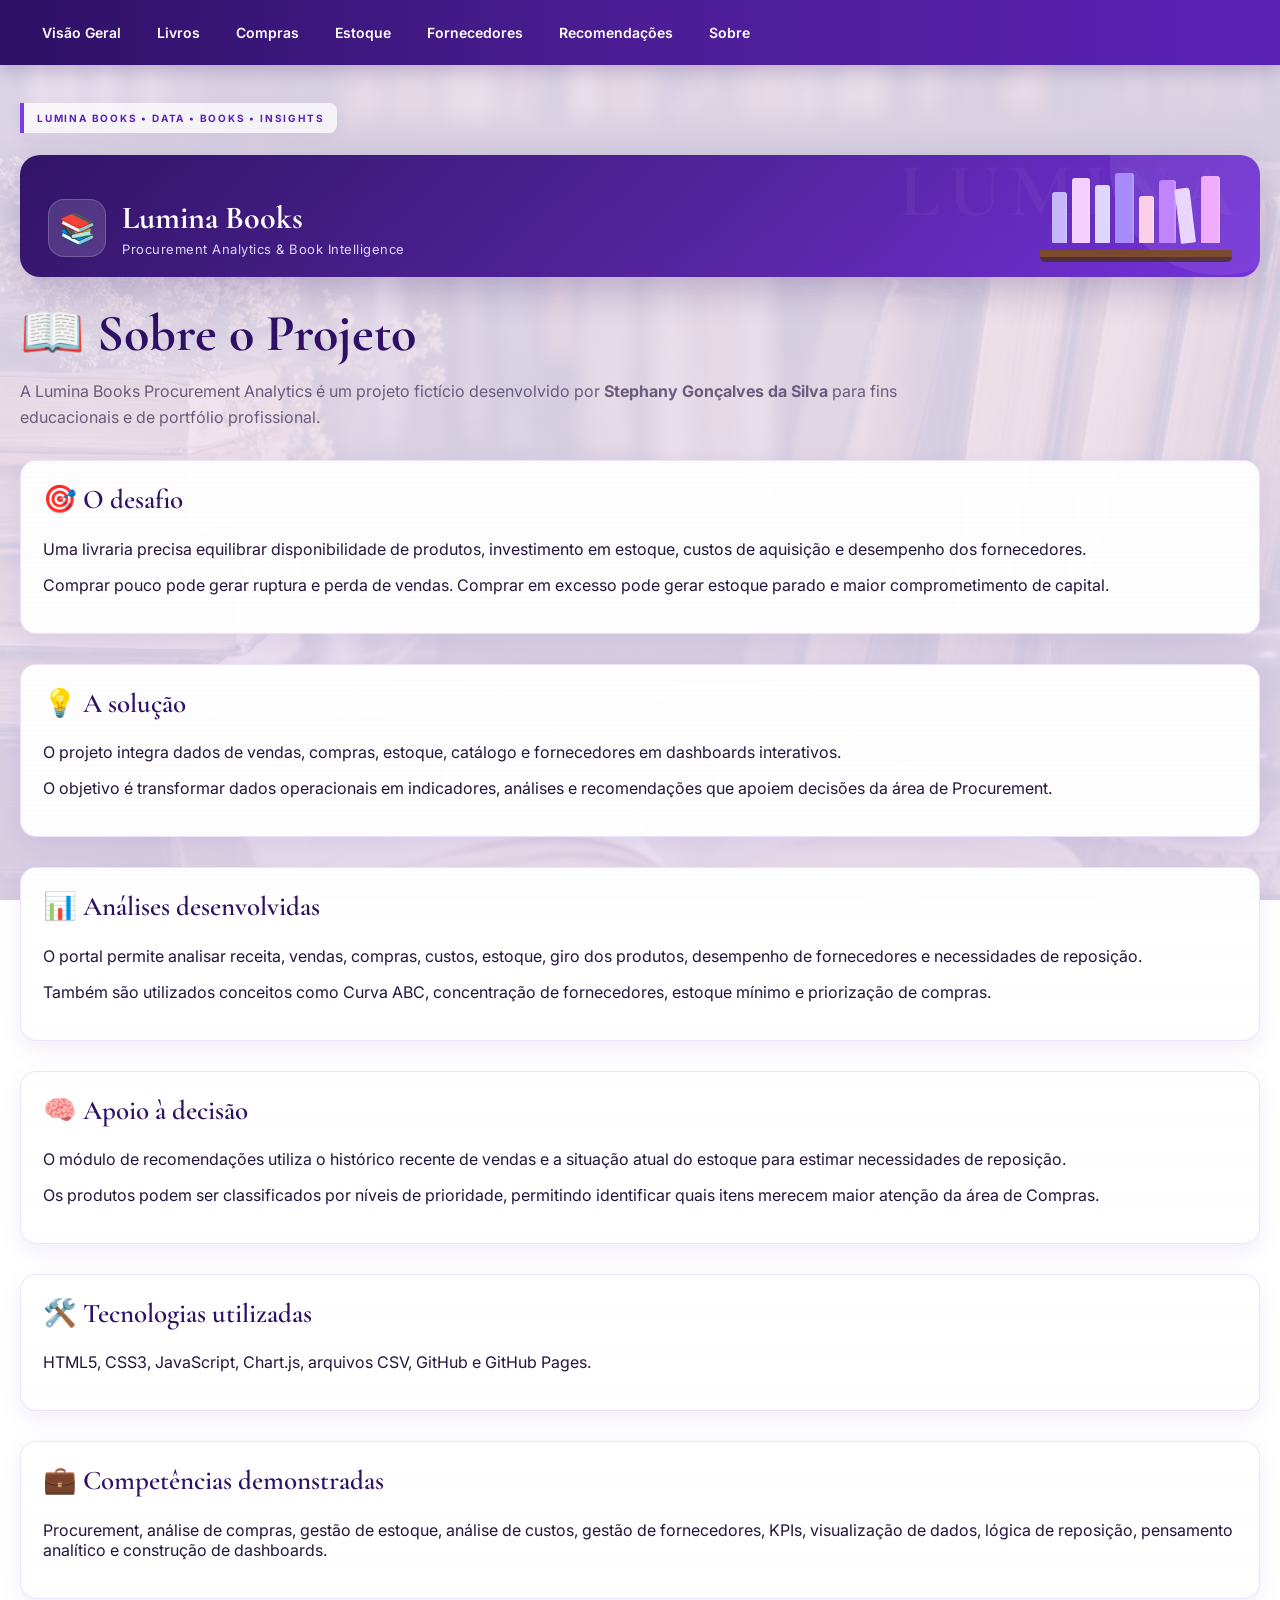
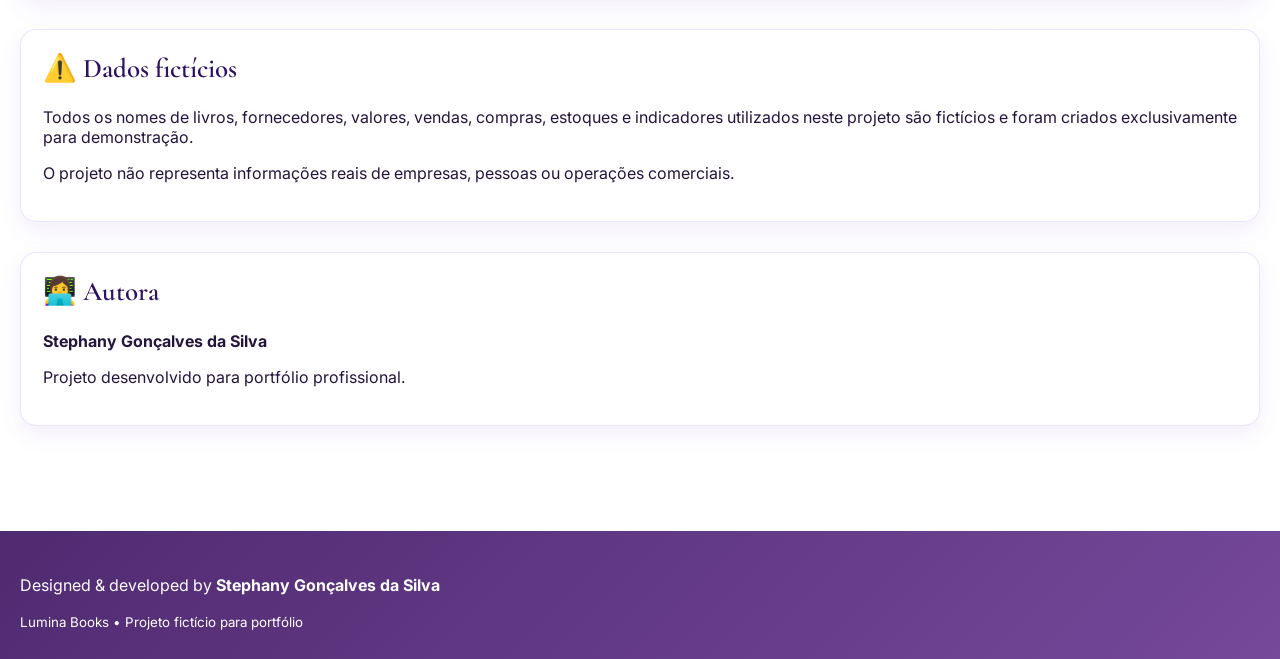
<file: sobre.html>
<!DOCTYPE html>
<html lang="pt-BR">

<head>
    <meta charset="UTF-8">

    <meta
        name="viewport"
        content="width=device-width, initial-scale=1.0"
    >

    <title>Sobre | Lumina Books</title>

    <link
        rel="stylesheet"
        href="css/style.css"
    >
</head>

<body>

    <nav>
        <a href="index.html">Visão Geral</a>
        <a href="catalogo.html">Livros</a>
        <a href="compras.html">Compras</a>
        <a href="estoque.html">Estoque</a>
        <a href="fornecedores.html">Fornecedores</a>
        <a href="recomendacoes.html">Recomendações</a>
        <a href="sobre.html">Sobre</a>
    </nav>

    <main>

        <section class="hero-livraria">
            <div class="hero-conteudo">

                <div class="hero-marca">
                    <span class="hero-icone">📚</span>

                    <div>
                        <strong>Lumina Books</strong>
                        <small>Procurement Analytics & Book Intelligence</small>
                    </div>
                </div>

                <div class="estante-decorativa" aria-hidden="true">
                    <span class="livro livro-1"></span>
                    <span class="livro livro-2"></span>
                    <span class="livro livro-3"></span>
                    <span class="livro livro-4"></span>
                    <span class="livro livro-5"></span>
                    <span class="livro livro-6"></span>
                    <span class="livro livro-7"></span>
                    <span class="livro livro-8"></span>
                </div>

            </div>
        </section>

        <h1>📖 Sobre o Projeto</h1>

        <p>
            A Lumina Books Procurement Analytics é um projeto fictício
            desenvolvido por <strong>Stephany Gonçalves da Silva</strong>
            para fins educacionais e de portfólio profissional.
        </p>

        <section class="tabela-container">

            <h2>🎯 O desafio</h2>

            <p>
                Uma livraria precisa equilibrar disponibilidade de produtos,
                investimento em estoque, custos de aquisição e desempenho
                dos fornecedores.
            </p>

            <p>
                Comprar pouco pode gerar ruptura e perda de vendas.
                Comprar em excesso pode gerar estoque parado e maior
                comprometimento de capital.
            </p>

        </section>

        <section class="tabela-container">

            <h2>💡 A solução</h2>

            <p>
                O projeto integra dados de vendas, compras, estoque,
                catálogo e fornecedores em dashboards interativos.
            </p>

            <p>
                O objetivo é transformar dados operacionais em indicadores,
                análises e recomendações que apoiem decisões da área de
                Procurement.
            </p>

        </section>

        <section class="tabela-container">

            <h2>📊 Análises desenvolvidas</h2>

            <p>
                O portal permite analisar receita, vendas, compras,
                custos, estoque, giro dos produtos, desempenho de
                fornecedores e necessidades de reposição.
            </p>

            <p>
                Também são utilizados conceitos como Curva ABC,
                concentração de fornecedores, estoque mínimo e
                priorização de compras.
            </p>

        </section>

        <section class="tabela-container">

            <h2>🧠 Apoio à decisão</h2>

            <p>
                O módulo de recomendações utiliza o histórico recente
                de vendas e a situação atual do estoque para estimar
                necessidades de reposição.
            </p>

            <p>
                Os produtos podem ser classificados por níveis de
                prioridade, permitindo identificar quais itens
                merecem maior atenção da área de Compras.
            </p>

        </section>

        <section class="tabela-container">

            <h2>🛠️ Tecnologias utilizadas</h2>

            <p>
                HTML5, CSS3, JavaScript, Chart.js, arquivos CSV,
                GitHub e GitHub Pages.
            </p>

        </section>

        <section class="tabela-container">

            <h2>💼 Competências demonstradas</h2>

            <p>
                Procurement, análise de compras, gestão de estoque,
                análise de custos, gestão de fornecedores, KPIs,
                visualização de dados, lógica de reposição,
                pensamento analítico e construção de dashboards.
            </p>

        </section>

        <section class="tabela-container">

            <h2>⚠️ Dados fictícios</h2>

            <p>
                Todos os nomes de livros, fornecedores, valores,
                vendas, compras, estoques e indicadores utilizados
                neste projeto são fictícios e foram criados
                exclusivamente para demonstração.
            </p>

            <p>
                O projeto não representa informações reais de
                empresas, pessoas ou operações comerciais.
            </p>

        </section>

        <section class="tabela-container">

            <h2>👩‍💻 Autora</h2>

            <p>
                <strong>Stephany Gonçalves da Silva</strong>
            </p>

            <p>
                Projeto desenvolvido para portfólio profissional.
            </p>

        </section>

    </main>
<footer class="rodape">
    <p>
        Designed & developed by
        <strong>Stephany Gonçalves da Silva</strong>
    </p>

    <small>
        Lumina Books • Projeto fictício para portfólio
    </small>
</footer>
</body>

</html>
</file>
<file: css/style.css>
@import url('https://fonts.googleapis.com/css2?family=Cormorant+Garamond:wght@500;600;700&family=Inter:wght@400;500;600;700&display=swap');


/* ========================================
   LUMINA BOOKS - CONFIGURAÇÕES
======================================== */

:root {
    --roxo-escuro: #2e1065;
    --roxo: #5b21b6;
    --roxo-medio: #7c3aed;
    --roxo-claro: #a78bfa;

    --lilas: #c4b5fd;
    --lilas-claro: #ede9fe;

    --texto: #24153d;
    --texto-suave: #6b5b7d;

    --branco: #ffffff;

    --borda: rgba(124, 58, 237, 0.14);

    --fonte-titulo: 'Cormorant Garamond', Georgia, serif;
    --fonte-texto: 'Inter', Arial, sans-serif;

    --sombra-suave:
        0 8px 25px rgba(91, 33, 182, 0.08);

    --sombra-media:
        0 12px 30px rgba(91, 33, 182, 0.15);
}


/* ========================================
   CONFIGURAÇÃO GERAL
======================================== */

* {
    box-sizing: border-box;
}


html {
    scroll-behavior: smooth;
}


body {
    margin: 0;

    min-height: 100vh;

    font-family:
        var(--fonte-texto);

    color:
        var(--texto);

    background:
        linear-gradient(
            rgba(248, 245, 255, 0.82),
            rgba(243, 239, 255, 0.82)
        ),
        url("../images/fundo-livraria.png");

    background-size:
        cover;

    background-position:
        center;

    background-repeat:
        no-repeat;

    background-attachment:
        fixed;
}


p,
label,
input,
select,
table,
td,
th,
span,
a,
strong,
small,
button {
    font-family:
        var(--fonte-texto);
}


/* ========================================
   MENU SUPERIOR
======================================== */

nav {
    position:
        sticky;

    top:
        0;

    z-index:
        1000;

    display:
        flex;

    flex-wrap:
        wrap;

    gap:
        8px;

    padding:
        14px 28px;

    background:
        linear-gradient(
            90deg,
            #2e1065,
            #4c1d95,
            #5b21b6
        );

    box-shadow:
        0 4px 18px
        rgba(46, 16, 101, 0.24);
}


nav a {
    color:
        white !important;

    text-decoration:
        none !important;

    padding:
        10px 14px;

    border-radius:
        9px;

    font-size:
        14px;

    font-weight:
        600;

    transition:
        0.2s ease;
}


nav a:hover {
    background:
        rgba(255, 255, 255, 0.16);

    transform:
        translateY(-1px);
}


/* ========================================
   ÁREA PRINCIPAL
======================================== */

main {
    width:
        min(1400px, calc(100% - 40px));

    margin:
        0 auto;

    padding:
        38px 0 50px;
}


main::before {
    content:
        "LUMINA BOOKS  •  DATA  •  BOOKS  •  INSIGHTS";

    display:
        block;

    width:
        fit-content;

    margin-bottom:
        22px;

    padding:
        9px 13px;

    border-left:
        4px solid var(--roxo-medio);

    border-radius:
        0 8px 8px 0;

    background:
        rgba(255, 255, 255, 0.72);

    color:
        var(--roxo);

    font-size:
        10px;

    font-weight:
        700;

    letter-spacing:
        1.8px;

    box-shadow:
        0 5px 16px
        rgba(91, 33, 182, 0.05);
}


main > p {
    max-width:
        900px;

    color:
        var(--texto-suave);

    line-height:
        1.65;
}


/* ========================================
   TÍTULOS
======================================== */

h1,
h2,
h3 {
    font-family:
        var(--fonte-titulo);
}


h1 {
    margin:
        0 0 8px;

    color:
        var(--roxo-escuro);

    font-size:
        clamp(38px, 5vw, 52px);

    line-height:
        1.05;

    font-weight:
        700;
}


h2 {
    color:
        var(--roxo);

    font-size:
        30px;

    font-weight:
        600;
}


h3 {
    color:
        var(--roxo-escuro);
}


/* ========================================
   HERO DA LUMINA BOOKS
======================================== */

.hero-livraria {
    position:
        relative;

    margin-bottom:
        30px;

    padding:
        26px 28px 20px;

    overflow:
        hidden;

    border-radius:
        20px;

    background:
        linear-gradient(
            135deg,
            rgba(46, 16, 101, 0.98),
            rgba(76, 29, 149, 0.97),
            rgba(109, 40, 217, 0.95)
        );

    box-shadow:
        0 14px 35px
        rgba(46, 16, 101, 0.22);
}


.hero-livraria::before {
    content:
        "";

    position:
        absolute;

    width:
        220px;

    height:
        220px;

    right:
        -70px;

    top:
        -100px;

    border-radius:
        50%;

    background:
        rgba(255, 255, 255, 0.08);
}


.hero-livraria::after {
    content:
        "LUMINA";

    position:
        absolute;

    right:
        18px;

    top:
        -10px;

    color:
        rgba(255, 255, 255, 0.04);

    font-family:
        var(--fonte-titulo);

    font-size:
        76px;

    font-weight:
        700;

    letter-spacing:
        8px;

    pointer-events:
        none;
}


.hero-conteudo {
    position:
        relative;

    z-index:
        2;

    display:
        flex;

    justify-content:
        space-between;

    align-items:
        flex-end;

    gap:
        30px;
}


.hero-marca {
    display:
        flex;

    align-items:
        center;

    gap:
        16px;
}


.hero-icone {
    display:
        flex;

    align-items:
        center;

    justify-content:
        center;

    width:
        58px;

    height:
        58px;

    border:
        1px solid
        rgba(255, 255, 255, 0.18);

    border-radius:
        16px;

    background:
        rgba(255, 255, 255, 0.14);

    font-size:
        30px;

    backdrop-filter:
        blur(8px);
}


.hero-marca strong {
    display:
        block;

    color:
        white;

    font-family:
        var(--fonte-titulo);

    font-size:
        32px;

    font-weight:
        700;
}


.hero-marca small {
    display:
        block;

    margin-top:
        4px;

    color:
        #ddd6fe;

    font-size:
        13px;

    letter-spacing:
        0.5px;
}


/* ========================================
   ESTANTE DECORATIVA
======================================== */

.estante-decorativa {
    position:
        relative;

    display:
        flex;

    align-items:
        flex-end;

    gap:
        5px;

    height:
        76px;

    padding:
        0 12px 7px;

    border-bottom:
        7px solid #7c4a2d;
}


.estante-decorativa::after {
    content:
        "";

    position:
        absolute;

    left:
        0;

    right:
        0;

    bottom:
        -12px;

    height:
        5px;

    border-radius:
        0 0 6px 6px;

    background:
        #4b2d1b;

    opacity:
        0.78;
}


.livro {
    display:
        block;

    width:
        15px;

    border-radius:
        3px 3px 1px 1px;

    box-shadow:
        inset -2px 0
        rgba(255, 255, 255, 0.15);
}


.livro-1 {
    height: 51px;
    background: #c4b5fd;
}


.livro-2 {
    width: 18px;
    height: 65px;
    background: #f5d0fe;
}


.livro-3 {
    height: 58px;
    background: #ddd6fe;
}


.livro-4 {
    width: 19px;
    height: 70px;
    background: #a78bfa;
}


.livro-5 {
    height: 47px;
    background: #fbcfe8;
}


.livro-6 {
    width: 17px;
    height: 63px;
    background: #c084fc;
}


.livro-7 {
    height: 55px;

    background:
        #e9d5ff;

    transform:
        rotate(-7deg);

    transform-origin:
        bottom;
}


.livro-8 {
    width: 19px;
    height: 67px;
    background: #f0abfc;
}


/* ========================================
   FILTROS
======================================== */

.filtros {
    display:
        flex;

    flex-wrap:
        wrap;

    gap:
        18px;

    margin:
        28px 0 30px;
}


.filtros div {
    display:
        flex;

    flex-direction:
        column;
}


.filtros label {
    margin-bottom:
        7px;

    color:
        var(--texto);

    font-size:
        13px;

    font-weight:
        700;
}


.filtros input,
.filtros select {
    min-width:
        220px;

    padding:
        11px 13px;

    border:
        1px solid #d8ccf5;

    border-radius:
        10px;

    background:
        rgba(255, 255, 255, 0.95);

    color:
        var(--texto);

    font-size:
        14px;

    box-shadow:
        0 4px 12px
        rgba(91, 33, 182, 0.04);
}


.filtros input:focus,
.filtros select:focus {
    outline:
        none;

    border-color:
        var(--roxo-medio);

    box-shadow:
        0 0 0 3px
        rgba(124, 58, 237, 0.12);
}


/* ========================================
   CARDS DOS KPIs
======================================== */

.cards {
    display:
        grid;

    grid-template-columns:
        repeat(4, minmax(0, 1fr));

    gap:
        18px;

    margin:
        22px 0 30px;
}


.card {
    position:
        relative;

    overflow:
        hidden;

    min-height:
        118px;

    padding:
        22px;

    border:
        1px solid var(--borda);

    border-radius:
        16px;

    background:
        rgba(255, 255, 255, 0.93);

    box-shadow:
        var(--sombra-suave);

    backdrop-filter:
        blur(8px);

    transition:
        0.2s ease;
}


.card::before {
    content:
        "";

    position:
        absolute;

    left:
        0;

    top:
        0;

    width:
        4px;

    height:
        100%;

    background:
        linear-gradient(
            #7c3aed,
            #c084fc
        );
}


.card:hover {
    transform:
        translateY(-3px);

    box-shadow:
        var(--sombra-media);
}


.card span {
    display:
        block;

    margin-bottom:
        10px;

    color:
        var(--texto-suave);

    font-size:
        13px;
}


.card strong {
    display:
        block;

    color:
        var(--roxo-escuro);

    font-size:
        24px;

    font-weight:
        700;

    line-height:
        1.2;
}


/* ========================================
   GRÁFICOS
======================================== */

.graficos {
    display:
        grid;

    grid-template-columns:
        repeat(2, minmax(0, 1fr));

    gap:
        20px;

    margin-top:
        20px;
}


.grafico-card {
    position:
        relative;

    overflow:
        hidden;

    min-width:
        0;

    padding:
        22px;

    border:
        1px solid var(--borda);

    border-radius:
        16px;

    background:
        rgba(255, 255, 255, 0.94);

    box-shadow:
        var(--sombra-suave);

    backdrop-filter:
        blur(8px);
}


.grafico-card::before {
    content:
        "";

    position:
        absolute;

    top:
        0;

    left:
        20px;

    right:
        20px;

    height:
        3px;

    border-radius:
        0 0 4px 4px;

    background:
        linear-gradient(
            90deg,
            #7c3aed,
            #c084fc,
            transparent
        );
}


.grafico-card h2 {
    margin:
        0 0 18px;

    color:
        var(--roxo-escuro);

    font-size:
        24px;

    font-weight:
        600;
}


.grafico-card p {
    color:
        var(--texto-suave);

    line-height:
        1.6;
}


.grafico-card canvas {
    width:
        100% !important;

    max-height:
        360px;
}


/* ========================================
   TABELAS
======================================== */

.tabela-container {
    position:
        relative;

    margin-top:
        30px;

    padding:
        22px;

    overflow-x:
        auto;

    border:
        1px solid var(--borda);

    border-radius:
        16px;

    background:
        rgba(255, 255, 255, 0.95);

    box-shadow:
        var(--sombra-suave);

    backdrop-filter:
        blur(8px);
}


.tabela-container::after {
    content:
        "";

    position:
        absolute;

    inset:
        0;

    border-radius:
        inherit;

    pointer-events:
        none;

    background:
        repeating-linear-gradient(
            0deg,
            rgba(91, 33, 182, 0.012),
            rgba(91, 33, 182, 0.012) 1px,
            transparent 1px,
            transparent 5px
        );
}


.tabela-container h2 {
    position:
        relative;

    z-index:
        1;

    margin-top:
        0;

    color:
        var(--roxo-escuro);

    font-size:
        27px;
}


table {
    position:
        relative;

    z-index:
        1;

    width:
        100%;

    min-width:
        760px;

    border-collapse:
        collapse;
}


th {
    padding:
        12px 13px;

    text-align:
        left;

    background:
        linear-gradient(
            90deg,
            #3b0764,
            #5b21b6
        );

    color:
        white;

    font-size:
        13px;

    font-weight:
        700;
}


td {
    padding:
        12px 13px;

    border-bottom:
        1px solid
        rgba(124, 58, 237, 0.10);

    color:
        var(--texto);

    font-size:
        13px;
}


tbody tr {
    transition:
        background-color 0.2s ease;
}


tbody tr:hover {
    background-color:
        rgba(245, 240, 255, 0.92);
}


/* ========================================
   STATUS
======================================== */

.status-badge {
    display:
        inline-block;

    padding:
        6px 10px;

    border-radius:
        999px;

    font-size:
        11px;

    font-weight:
        700;
}


.status-critico {
    background-color:
        #fee2e2;

    color:
        #991b1b;
}


.status-atencao {
    background-color:
        #fef3c7;

    color:
        #92400e;
}


.status-saudavel {
    background-color:
        #dcfce7;

    color:
        #166534;
}


/* ========================================
   MÓDULOS DA VISÃO GERAL
======================================== */

.modulos {
    display:
        grid;

    grid-template-columns:
        repeat(3, minmax(0, 1fr));

    gap:
        18px;

    margin-top:
        18px;
}


.modulo-card {
    display:
        flex;

    flex-direction:
        column;

    gap:
        9px;

    min-height:
        125px;

    padding:
        22px;

    border:
        1px solid #ddd0fb;

    border-radius:
        15px;

    background:
        linear-gradient(
            145deg,
            rgba(255, 255, 255, 0.98),
            rgba(246, 241, 255, 0.98)
        );

    color:
        var(--texto) !important;

    text-decoration:
        none !important;

    box-shadow:
        var(--sombra-suave);

    transition:
        0.2s ease;
}


.modulo-card:hover {
    transform:
        translateY(-4px);

    border-color:
        var(--roxo-medio);

    box-shadow:
        var(--sombra-media);
}


.modulo-card:visited,
.modulo-card:active,
.modulo-card:focus {
    color:
        var(--texto) !important;

    text-decoration:
        none !important;
}


.modulo-card strong {
    color:
        var(--roxo-escuro);

    font-family:
        var(--fonte-titulo);

    font-size:
        23px;

    font-weight:
        700;
}


.modulo-card span {
    color:
        var(--texto-suave);

    font-size:
        13px;

    line-height:
        1.5;
}


/* ========================================
   RESPONSIVIDADE
======================================== */

@media (max-width: 1050px) {

    .cards {
        grid-template-columns:
            repeat(2, minmax(0, 1fr));
    }


    .modulos {
        grid-template-columns:
            repeat(2, minmax(0, 1fr));
    }

}


@media (max-width: 850px) {

    nav {
        position:
            static;

        padding:
            12px 16px;
    }


    main {
        width:
            min(100% - 28px, 1400px);

        padding-top:
            26px;
    }


    .graficos {
        grid-template-columns:
            1fr;
    }


    .hero-conteudo {
        flex-direction:
            column;

        align-items:
            flex-start;
    }


    .estante-decorativa {
        align-self:
            flex-end;
    }


    .hero-livraria::after {
        font-size:
            48px;
    }

}


@media (max-width: 600px) {

    main {
        width:
            min(100% - 20px, 1400px);

        padding:
            20px 0 35px;
    }


    main::before {
        font-size:
            8px;

        letter-spacing:
            1.1px;
    }


    h1 {
        font-size:
            36px;
    }


    h2 {
        font-size:
            25px;
    }


    nav a {
        padding:
            8px 10px;

        font-size:
            12px;
    }


    .cards {
        grid-template-columns:
            1fr;
    }


    .modulos {
        grid-template-columns:
            1fr;
    }


    .filtros {
        flex-direction:
            column;
    }


    .filtros div,
    .filtros input,
    .filtros select {
        width:
            100%;
    }


    .hero-livraria {
        padding:
            22px 18px 18px;
    }


    .hero-marca {
        align-items:
            flex-start;
    }


    .hero-icone {
        width:
            50px;

        height:
            50px;
    }


    .hero-marca strong {
        font-size:
            27px;
    }


    .hero-marca small {
        font-size:
            11px;
    }


    .estante-decorativa {
        display:
            none;
    }

}
/* =========================================
   PÁGINA SOBRE
========================================= */

.sobre-cabecalho {
    text-align: center;
    max-width: 850px;
    margin: 40px auto 32px;
}

.sobre-cabecalho p {
    font-size: 1.05rem;
    line-height: 1.8;
}

.sobre-etiqueta {
    display: inline-block;
    padding: 7px 15px;
    margin-bottom: 10px;
    border-radius: 999px;
    background: rgba(104, 61, 145, 0.10);
    color: #683d91;
    font-size: 0.72rem;
    font-weight: 700;
    letter-spacing: 1.5px;
}

.sobre-grid {
    display: grid;
    grid-template-columns: repeat(2, 1fr);
    gap: 22px;
    margin: 35px 0;
}

.sobre-card {
    padding: 30px;
    border-radius: 20px;
    background: rgba(255, 255, 255, 0.88);
    border: 1px solid rgba(104, 61, 145, 0.14);
    box-shadow: 0 10px 30px rgba(72, 42, 103, 0.08);
    transition: transform 0.25s ease, box-shadow 0.25s ease;
}

.sobre-card:hover {
    transform: translateY(-4px);
    box-shadow: 0 16px 35px rgba(72, 42, 103, 0.14);
}

.sobre-card-icone {
    display: block;
    font-size: 2rem;
    margin-bottom: 12px;
}

.sobre-card h2,
.sobre-destaque h2,
.sobre-aviso h2,
.sobre-autora h2 {
    margin-top: 0;
}

.sobre-card p {
    line-height: 1.7;
}

.sobre-destaque {
    margin: 25px 0;
    padding: 30px;
    border-radius: 20px;
    background: rgba(248, 244, 255, 0.92);
    border: 1px solid rgba(104, 61, 145, 0.14);
}

.sobre-tags {
    display: flex;
    flex-wrap: wrap;
    gap: 10px;
    margin-top: 18px;
}

.sobre-tags span {
    padding: 9px 14px;
    border-radius: 999px;
    background: rgba(104, 61, 145, 0.10);
    color: #5a337d;
    font-size: 0.88rem;
    font-weight: 600;
}

.sobre-aviso {
    display: flex;
    gap: 18px;
    align-items: flex-start;
    padding: 28px;
    margin: 28px 0;
    border-radius: 20px;
    background: rgba(255, 250, 235, 0.93);
    border: 1px solid rgba(160, 122, 38, 0.20);
}

.sobre-aviso > span {
    font-size: 2rem;
}

.sobre-aviso p {
    margin-bottom: 0;
    line-height: 1.7;
}

.sobre-autora {
    display: flex;
    align-items: center;
    gap: 24px;
    margin: 38px 0 20px;
    padding: 32px;
    border-radius: 22px;
    background:
        linear-gradient(
            135deg,
            rgba(89, 48, 130, 0.96),
            rgba(132, 84, 174, 0.92)
        );
    color: white;
    box-shadow: 0 16px 35px rgba(72, 42, 103, 0.18);
}

.sobre-autora-icone {
    font-size: 3.2rem;
}

.sobre-autora small {
    font-size: 0.7rem;
    letter-spacing: 1.8px;
    font-weight: 700;
    opacity: 0.8;
}

.sobre-autora h2 {
    color: white;
    margin: 5px 0 8px;
}

.sobre-autora p {
    margin: 0;
    line-height: 1.6;
    color: rgba(255, 255, 255, 0.90);
}

@media (max-width: 750px) {

    .sobre-grid {
        grid-template-columns: 1fr;
    }

    .sobre-autora {
        align-items: flex-start;
    }

}
/* =========================================
   ASSINATURA DO PROJETO
========================================= */

.rodape {
    margin-top: 55px;
    padding: 28px 20px;

    background:
        linear-gradient(
            135deg,
            rgba(76, 38, 110, 0.98),
            rgba(112, 65, 150, 0.96)
        );

    color: white;
}

.assinatura-projeto {
    max-width: 1100px;
    margin: 0 auto;

    display: flex;
    align-items: center;
    justify-content: center;

    gap: 16px;
    text-align: left;
}

.assinatura-icone {
    font-size: 2.5rem;
}

.assinatura-projeto small {
    display: block;

    margin-bottom: 3px;

    font-size: 0.68rem;
    font-weight: 700;

    letter-spacing: 1.7px;

    opacity: 0.75;
}

.assinatura-projeto h3 {
    margin: 0 0 4px;

    color: white;

    font-family: "Cormorant Garamond", serif;

    font-size: 1.55rem;
}

.assinatura-projeto p {
    margin: 0;

    font-size: 0.78rem;

    color: rgba(255, 255, 255, 0.78);
}

@media (max-width: 600px) {

    .assinatura-projeto {
        text-align: center;
        flex-direction: column;
        gap: 8px;
    }

}
</file>
